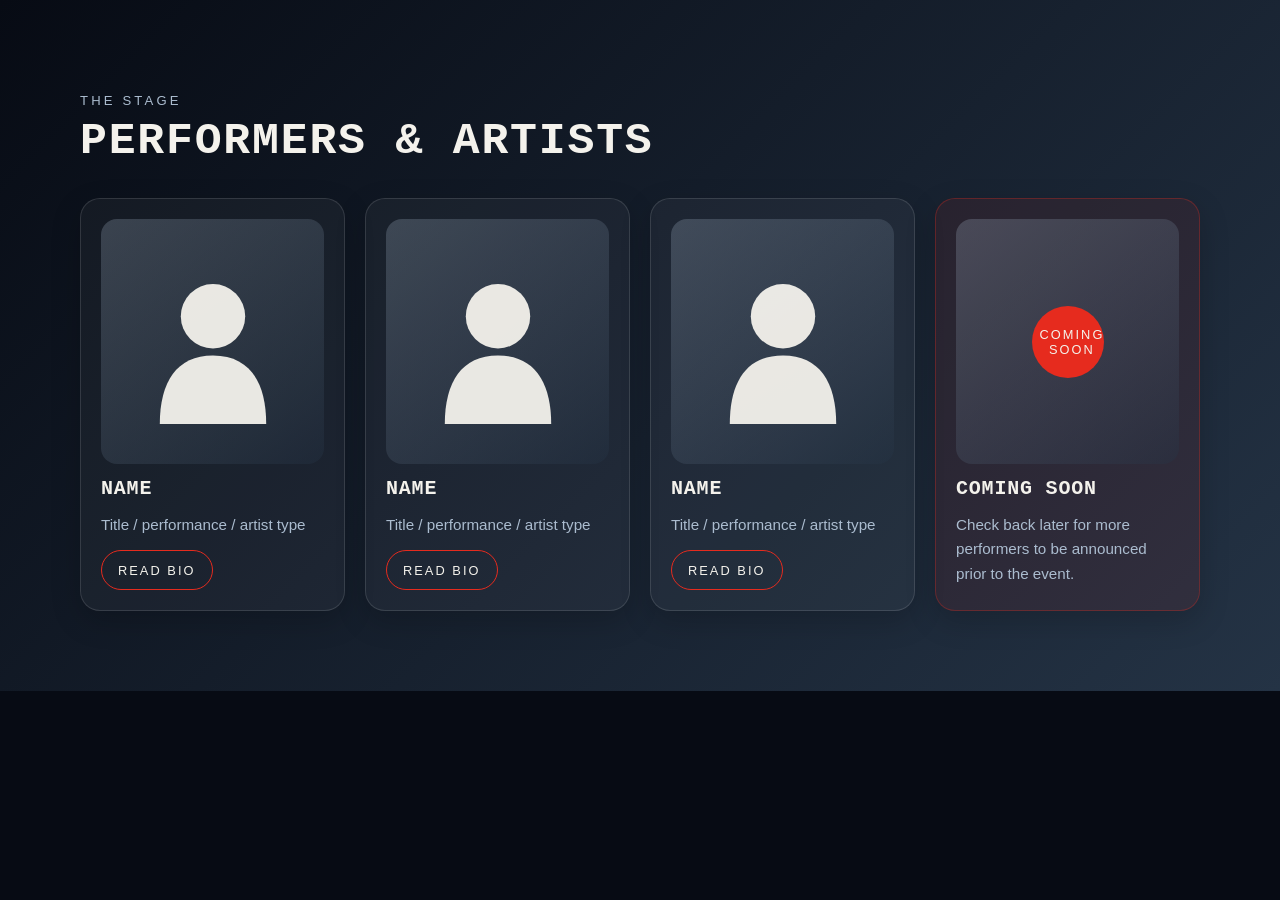
<file: performers-section.html>
<!DOCTYPE html>
<html lang="en">
<head>
  <meta charset="UTF-8" />
  <meta name="viewport" content="width=device-width, initial-scale=1.0" />
  <title>TEDxChicago 2026 — Performers Section</title>
  <style>
    :root {
      --red: #E62B1E;
      --ink: #070B14;
      --navy: #243345;
      --slate: #718294;
      --sky: #ABBCCF;
      --paper: #F4F2EC;
    }

    * { box-sizing: border-box; }

    body {
      margin: 0;
      font-family: Arial, Helvetica, sans-serif;
      background: var(--ink);
      color: var(--paper);
    }

    .performers-section {
      background: linear-gradient(135deg, var(--ink), var(--navy));
      padding: 5rem 1.5rem;
    }

    .performers-shell {
      max-width: 1120px;
      margin: 0 auto;
    }

    .performers-header {
      display: flex;
      justify-content: space-between;
      align-items: flex-end;
      gap: 1rem;
      margin-bottom: 2rem;
    }

    .performers-eyebrow {
      font-size: 0.82rem;
      letter-spacing: 0.24em;
      text-transform: uppercase;
      color: var(--sky);
      margin-bottom: 0.5rem;
    }

    .performers-title {
      font-family: "Handjet", "Courier New", monospace;
      font-size: clamp(2rem, 4vw, 2.8rem);
      text-transform: uppercase;
      letter-spacing: 0.04em;
      margin: 0;
      color: var(--paper);
    }

    .performers-grid {
      display: grid;
      grid-template-columns: repeat(4, minmax(0, 1fr));
      gap: 1.25rem;
    }

    .performer-card {
      background: rgba(255,255,255,0.04);
      border: 1px solid rgba(255,255,255,0.12);
      border-radius: 20px;
      padding: 1.25rem;
      display: flex;
      flex-direction: column;
      gap: 0.8rem;
      min-height: 100%;
      box-shadow: 0 10px 30px rgba(0,0,0,0.18);
    }

    .performer-photo {
      aspect-ratio: 1 / 1.1;
      display: grid;
      place-items: center;
      border-radius: 16px;
      background: linear-gradient(145deg, rgba(171,188,207,0.25), rgba(36,51,69,0.35));
      overflow: hidden;
    }

    .performer-photo .portrait {
      width: 72%;
      max-width: 140px;
      color: var(--paper);
    }

    .performer-photo .portrait svg {
      width: 100%;
      height: auto;
      fill: currentColor;
      opacity: 0.95;
    }

    .performer-name {
      font-family: "Handjet", "Courier New", monospace;
      font-size: 1.25rem;
      text-transform: uppercase;
      letter-spacing: 0.04em;
      margin: 0;
    }

    .performer-type {
      color: var(--sky);
      line-height: 1.6;
      margin: 0;
      font-size: 0.95rem;
    }

    .performer-link {
      display: inline-block;
      margin-top: auto;
      width: fit-content;
      padding: 0.72rem 1rem;
      border: 1px solid var(--red);
      color: var(--paper);
      text-decoration: none;
      border-radius: 999px;
      font-size: 0.8rem;
      letter-spacing: 0.16em;
      text-transform: uppercase;
      transition: background 0.2s ease, transform 0.2s ease;
    }

    .performer-link:hover {
      background: var(--red);
      transform: translateY(-1px);
    }

    .performer-card.coming-soon {
      background: rgba(230, 43, 30, 0.08);
      border-color: rgba(230, 43, 30, 0.3);
    }

    .soon-mark {
      width: 72px;
      height: 72px;
      border-radius: 50%;
      background: var(--red);
      display: inline-grid;
      place-items: center;
      color: var(--paper);
      font-size: 0.8rem;
      letter-spacing: 0.16em;
      text-transform: uppercase;
      text-align: center;
      padding: 0.5rem;
    }

    @media (max-width: 900px) {
      .performers-grid { grid-template-columns: repeat(2, minmax(0, 1fr)); }
    }

    @media (max-width: 600px) {
      .performers-grid { grid-template-columns: 1fr; }
      .performers-header { flex-direction: column; align-items: flex-start; }
    }
  </style>
</head>
<body>
  <section class="performers-section" aria-label="Performers and artists">
    <div class="performers-shell">
      <div class="performers-header">
        <div>
          <p class="performers-eyebrow">The Stage</p>
          <h2 class="performers-title">Performers &amp; Artists</h2>
        </div>
      </div>

      <div class="performers-grid">
        <article class="performer-card">
          <div class="performer-photo">
            <div class="portrait" aria-hidden="true">
              <svg viewBox="0 0 200 240"><circle cx="100" cy="86" r="46"/><path d="M100 142 c-52 0 -76 38 -76 98 h152 c0 -60 -24 -98 -76 -98z"/></svg>
            </div>
          </div>
          <h3 class="performer-name">Name</h3>
          <p class="performer-type">Title / performance / artist type</p>
          <a class="performer-link" href="#">Read Bio</a>
        </article>

        <article class="performer-card">
          <div class="performer-photo">
            <div class="portrait" aria-hidden="true">
              <svg viewBox="0 0 200 240"><circle cx="100" cy="86" r="46"/><path d="M100 142 c-52 0 -76 38 -76 98 h152 c0 -60 -24 -98 -76 -98z"/></svg>
            </div>
          </div>
          <h3 class="performer-name">Name</h3>
          <p class="performer-type">Title / performance / artist type</p>
          <a class="performer-link" href="#">Read Bio</a>
        </article>

        <article class="performer-card">
          <div class="performer-photo">
            <div class="portrait" aria-hidden="true">
              <svg viewBox="0 0 200 240"><circle cx="100" cy="86" r="46"/><path d="M100 142 c-52 0 -76 38 -76 98 h152 c0 -60 -24 -98 -76 -98z"/></svg>
            </div>
          </div>
          <h3 class="performer-name">Name</h3>
          <p class="performer-type">Title / performance / artist type</p>
          <a class="performer-link" href="#">Read Bio</a>
        </article>

        <article class="performer-card coming-soon">
          <div class="performer-photo">
            <span class="soon-mark">Coming Soon</span>
          </div>
          <h3 class="performer-name">Coming Soon</h3>
          <p class="performer-type">Check back later for more performers to be announced prior to the event.</p>
        </article>
      </div>
    </div>
  </section>
</body>
</html>
</file>
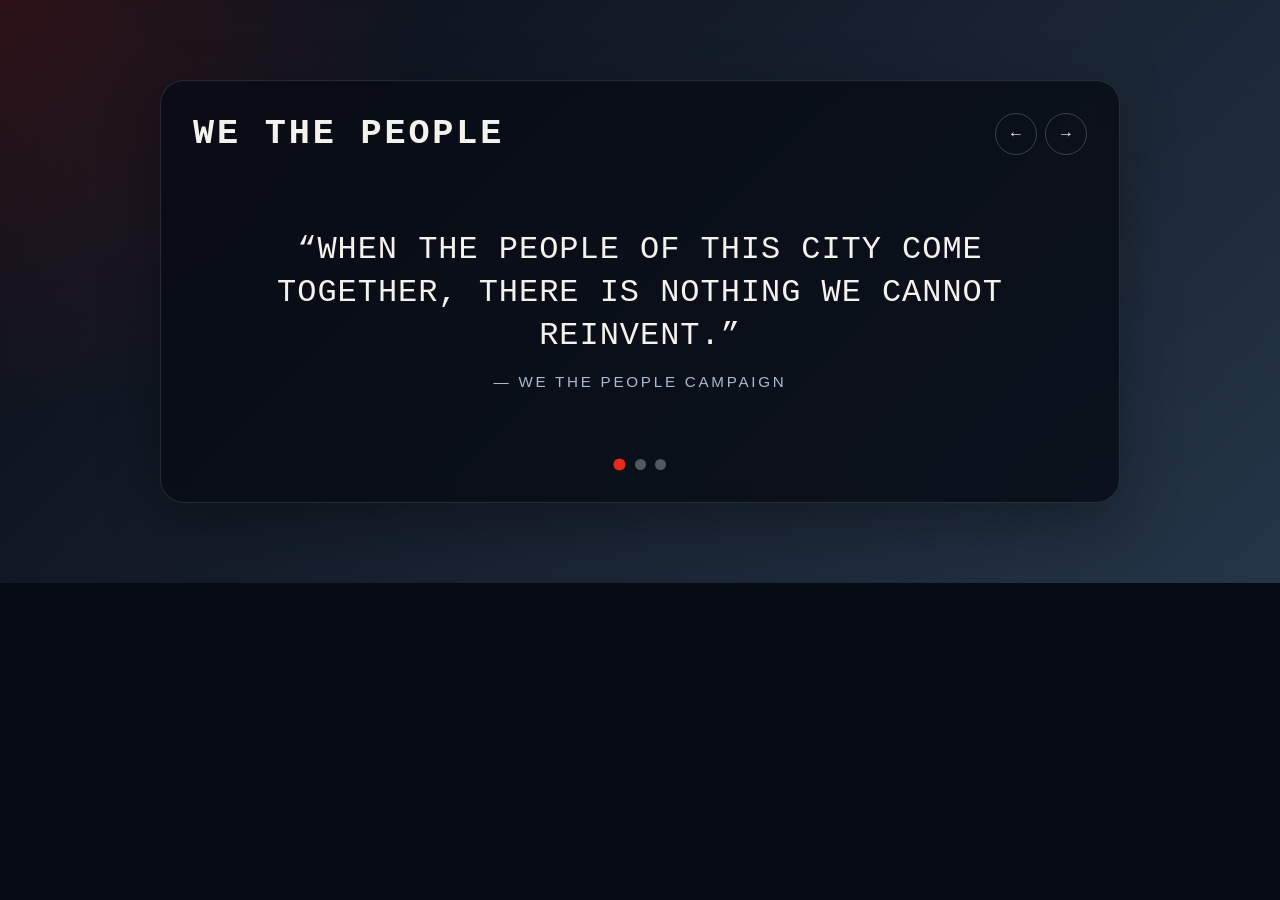
<file: we-the-people-carousel.html>
<!DOCTYPE html>
<html lang="en">
<head>
  <meta charset="UTF-8" />
  <meta name="viewport" content="width=device-width, initial-scale=1.0" />
  <title>TEDxChicago 2026 — We The People Carousel</title>
  <style>
    :root {
      --red: #E62B1E;
      --ink: #070B14;
      --navy: #243345;
      --slate: #718294;
      --sky: #ABBCCF;
      --paper: #F4F2EC;
    }

    * { box-sizing: border-box; }

    body {
      margin: 0;
      font-family: Arial, Helvetica, sans-serif;
      background: var(--ink);
      color: var(--paper);
    }

    .wtp-carousel-section {
      position: relative;
      overflow: hidden;
      padding: 5rem 1.5rem;
      background:
        radial-gradient(circle at top left, rgba(230, 43, 30, 0.16), transparent 30%),
        linear-gradient(135deg, var(--ink), var(--navy));
    }

    .wtp-carousel-section::before {
      content: "";
      position: absolute;
      inset: 0;
      background-image: url("data:image/svg+xml,%3Csvg xmlns='http://www.w3.org/2000/svg' width='220' height='220' viewBox='0 0 220 220'%3E%3Cfilter id='n'%3E%3CfeTurbulence type='fractalNoise' baseFrequency='0.78' numOctaves='2' stitchTiles='stitch'/%3E%3CfeColorMatrix type='saturate' values='0'/%3E%3C/filter%3E%3Crect width='100%25' height='100%25' filter='url(%23n)'/%3E%3C/svg%3E");
      opacity: 0.11;
      mix-blend-mode: overlay;
      pointer-events: none;
    }

    .wtp-carousel-shell {
      position: relative;
      max-width: 960px;
      margin: 0 auto;
      padding: 2rem;
      border: 1px solid rgba(255,255,255,0.12);
      border-radius: 24px;
      background: rgba(7, 11, 20, 0.78);
      box-shadow: 0 20px 60px rgba(0,0,0,0.32);
      backdrop-filter: blur(10px);
    }

    .wtp-carousel-header {
      display: flex;
      justify-content: space-between;
      align-items: center;
      gap: 1rem;
      margin-bottom: 1.5rem;
    }

    .wtp-carousel-title {
      font-family: "Handjet", "Courier New", monospace;
      text-transform: uppercase;
      letter-spacing: 0.08em;
      font-size: clamp(1.6rem, 3vw, 2.2rem);
      margin: 0;
      color: var(--paper);
    }

    .wtp-carousel-controls {
      display: flex;
      gap: 0.5rem;
    }

    .wtp-carousel-controls button {
      border: 1px solid rgba(255,255,255,0.2);
      background: transparent;
      color: var(--paper);
      width: 42px;
      height: 42px;
      border-radius: 999px;
      cursor: pointer;
      font-size: 1rem;
      transition: background 0.2s ease, transform 0.2s ease;
    }

    .wtp-carousel-controls button:hover {
      background: rgba(255,255,255,0.12);
      transform: translateY(-1px);
    }

    .wtp-carousel-stage {
      position: relative;
      min-height: 260px;
      display: grid;
      place-items: center;
    }

    .wtp-slide {
      display: none;
      width: 100%;
      text-align: center;
      padding: 1.25rem 0.25rem;
      animation: fadeIn 0.35s ease;
    }

    .wtp-slide.is-active {
      display: block;
    }

    .wtp-quote {
      font-family: "Handjet", "Courier New", monospace;
      font-size: clamp(1.35rem, 2.5vw, 2rem);
      line-height: 1.35;
      margin: 0 0 1rem;
      color: var(--paper);
      text-transform: uppercase;
      letter-spacing: 0.03em;
    }

    .wtp-cite {
      display: block;
      color: var(--sky);
      font-size: 0.95rem;
      letter-spacing: 0.18em;
      text-transform: uppercase;
    }

    .wtp-dots {
      display: flex;
      justify-content: center;
      gap: 0.6rem;
      margin-top: 1.25rem;
    }

    .wtp-dots button {
      width: 11px;
      height: 11px;
      border: none;
      border-radius: 999px;
      background: rgba(255,255,255,0.3);
      cursor: pointer;
      padding: 0;
    }

    .wtp-dots button.is-active {
      background: var(--red);
      transform: scale(1.1);
    }

    @keyframes fadeIn {
      from { opacity: 0; transform: translateY(8px); }
      to { opacity: 1; transform: translateY(0); }
    }

    @media (max-width: 640px) {
      .wtp-carousel-shell { padding: 1.25rem; }
      .wtp-carousel-header { flex-direction: column; align-items: flex-start; }
      .wtp-carousel-controls { align-self: flex-end; }
    }
  </style>
</head>
<body>
  <section class="wtp-carousel-section" aria-label="We The People quotes carousel">
    <div class="wtp-carousel-shell">
      <div class="wtp-carousel-header">
        <h2 class="wtp-carousel-title">We The People</h2>
        <div class="wtp-carousel-controls">
          <button type="button" class="wtp-prev" aria-label="Previous quote">←</button>
          <button type="button" class="wtp-next" aria-label="Next quote">→</button>
        </div>
      </div>

      <div class="wtp-carousel-stage">
        <div class="wtp-slide is-active">
          <p class="wtp-quote">“When the people of this city come together, there is nothing we cannot reinvent.”</p>
          <span class="wtp-cite">— We The People Campaign</span>
        </div>

        <div class="wtp-slide">
          <p class="wtp-quote">“Every voice is a pixel. Together we form the bigger picture.”</p>
          <span class="wtp-cite">— We The People Campaign</span>
        </div>

        <div class="wtp-slide">
          <p class="wtp-quote">“From ‘me’ to ‘we’ — that shift changes everything.”</p>
          <span class="wtp-cite">— We The People Campaign</span>
        </div>
      </div>

      <div class="wtp-dots" role="tablist" aria-label="Carousel navigation">
        <button type="button" class="is-active" aria-label="Show quote 1"></button>
        <button type="button" aria-label="Show quote 2"></button>
        <button type="button" aria-label="Show quote 3"></button>
      </div>
    </div>
  </section>

  <script>
    (function () {
      const slides = Array.from(document.querySelectorAll('.wtp-slide'));
      const dots = Array.from(document.querySelectorAll('.wtp-dots button'));
      const prevBtn = document.querySelector('.wtp-prev');
      const nextBtn = document.querySelector('.wtp-next');
      let activeIndex = 0;
      let autoplayTimer;

      function showSlide(index) {
        activeIndex = (index + slides.length) % slides.length;
        slides.forEach((slide, i) => {
          slide.classList.toggle('is-active', i === activeIndex);
        });
        dots.forEach((dot, i) => {
          dot.classList.toggle('is-active', i === activeIndex);
        });
      }

      function nextSlide() {
        showSlide(activeIndex + 1);
      }

      function prevSlide() {
        showSlide(activeIndex - 1);
      }

      function startAutoplay() {
        clearInterval(autoplayTimer);
        autoplayTimer = setInterval(nextSlide, 6000);
      }

      prevBtn?.addEventListener('click', () => {
        prevSlide();
        startAutoplay();
      });

      nextBtn?.addEventListener('click', () => {
        nextSlide();
        startAutoplay();
      });

      dots.forEach((dot, index) => {
        dot.addEventListener('click', () => {
          showSlide(index);
          startAutoplay();
        });
      });

      document.querySelector('.wtp-carousel-section')?.addEventListener('mouseenter', () => clearInterval(autoplayTimer));
      document.querySelector('.wtp-carousel-section')?.addEventListener('mouseleave', startAutoplay);

      showSlide(0);
      startAutoplay();
    })();
  </script>
</body>
</html>
</file>
